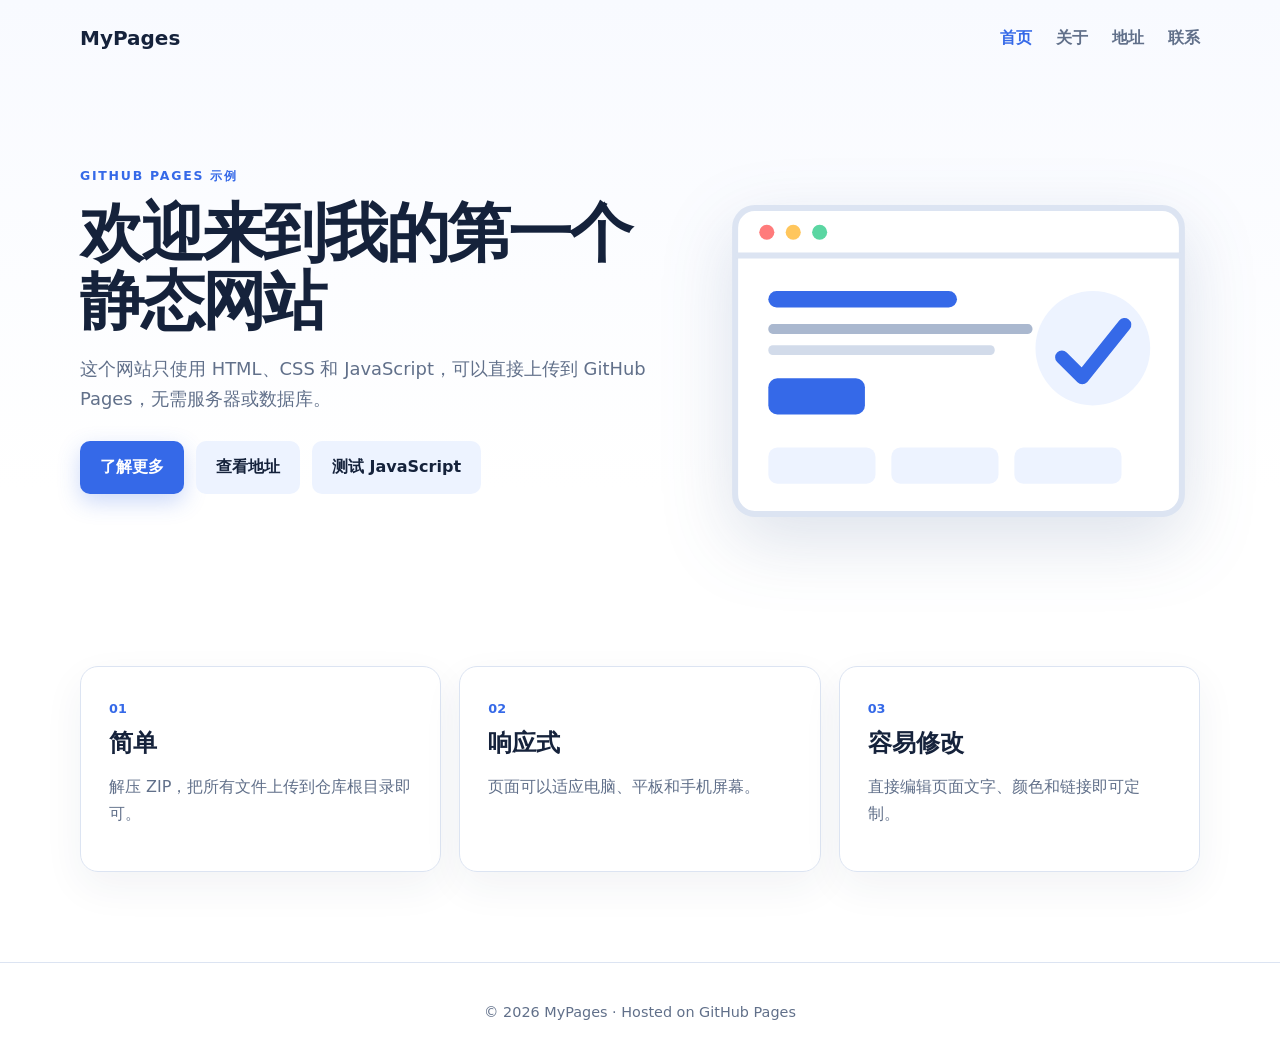
<file: index.html>
<!doctype html>
<html lang="zh-CN">
<head>
  <meta charset="UTF-8">
  <meta name="viewport" content="width=device-width, initial-scale=1.0">
  <meta name="description" content="一个可直接发布到 GitHub Pages 的示例网站">
  <title>我的 GitHub Pages 网站</title>
  <link rel="stylesheet" href="styles.css">
</head>
<body>
  <header class="site-header">
    <a class="brand" href="index.html">MyPages</a>
    <nav aria-label="主导航">
      <a class="active" href="index.html">首页</a>
      <a href="about.html">关于</a>
      <a href="address.html">地址</a>
      <a href="contact.html">联系</a>
    </nav>
  </header>

  <main>
    <section class="hero">
      <div>
        <span class="eyebrow">GitHub Pages 示例</span>
        <h1>欢迎来到我的第一个静态网站</h1>
        <p>这个网站只使用 HTML、CSS 和 JavaScript，可以直接上传到 GitHub Pages，无需服务器或数据库。</p>
        <div class="actions">
          <a class="button primary" href="about.html">了解更多</a>
          <a class="button secondary" href="address.html">查看地址</a>
          <button class="button secondary" id="helloButton" type="button">测试 JavaScript</button>
        </div>
        <p id="message" class="message" aria-live="polite"></p>
      </div>
      <img class="hero-image" src="assets/website.svg" alt="浏览器窗口和网页内容插图">
    </section>

    <section class="features">
      <article class="card">
        <span class="number">01</span>
        <h2>简单</h2>
        <p>解压 ZIP，把所有文件上传到仓库根目录即可。</p>
      </article>
      <article class="card">
        <span class="number">02</span>
        <h2>响应式</h2>
        <p>页面可以适应电脑、平板和手机屏幕。</p>
      </article>
      <article class="card">
        <span class="number">03</span>
        <h2>容易修改</h2>
        <p>直接编辑页面文字、颜色和链接即可定制。</p>
      </article>
    </section>
  </main>

  <footer>
    <p>© <span id="year"></span> MyPages · Hosted on GitHub Pages</p>
  </footer>
  <script src="script.js"></script>
</body>
</html>
</file>
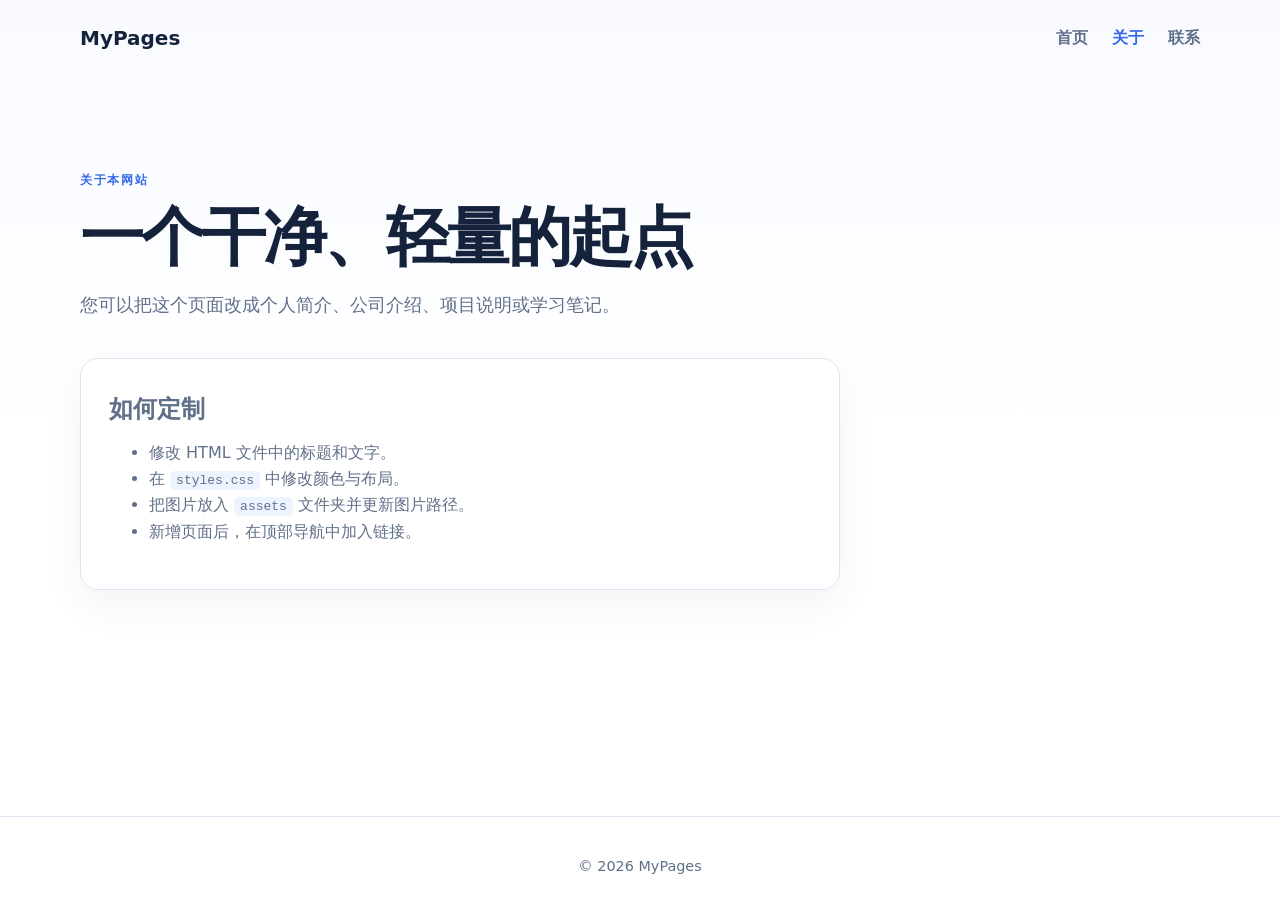
<file: about.html>
<!doctype html>
<html lang="zh-CN">
<head>
  <meta charset="UTF-8">
  <meta name="viewport" content="width=device-width, initial-scale=1.0">
  <title>关于 · MyPages</title>
  <link rel="stylesheet" href="styles.css">
</head>
<body>
  <header class="site-header">
    <a class="brand" href="index.html">MyPages</a>
    <nav aria-label="主导航">
      <a href="index.html">首页</a>
      <a class="active" href="about.html">关于</a>
      <a href="contact.html">联系</a>
    </nav>
  </header>
  <main class="page">
    <span class="eyebrow">关于本网站</span>
    <h1>一个干净、轻量的起点</h1>
    <p class="lead">您可以把这个页面改成个人简介、公司介绍、项目说明或学习笔记。</p>
    <section class="content-card">
      <h2>如何定制</h2>
      <ul>
        <li>修改 HTML 文件中的标题和文字。</li>
        <li>在 <code>styles.css</code> 中修改颜色与布局。</li>
        <li>把图片放入 <code>assets</code> 文件夹并更新图片路径。</li>
        <li>新增页面后，在顶部导航中加入链接。</li>
      </ul>
    </section>
  </main>
  <footer><p>© <span id="year"></span> MyPages</p></footer>
  <script src="script.js"></script>
</body>
</html>
</file>
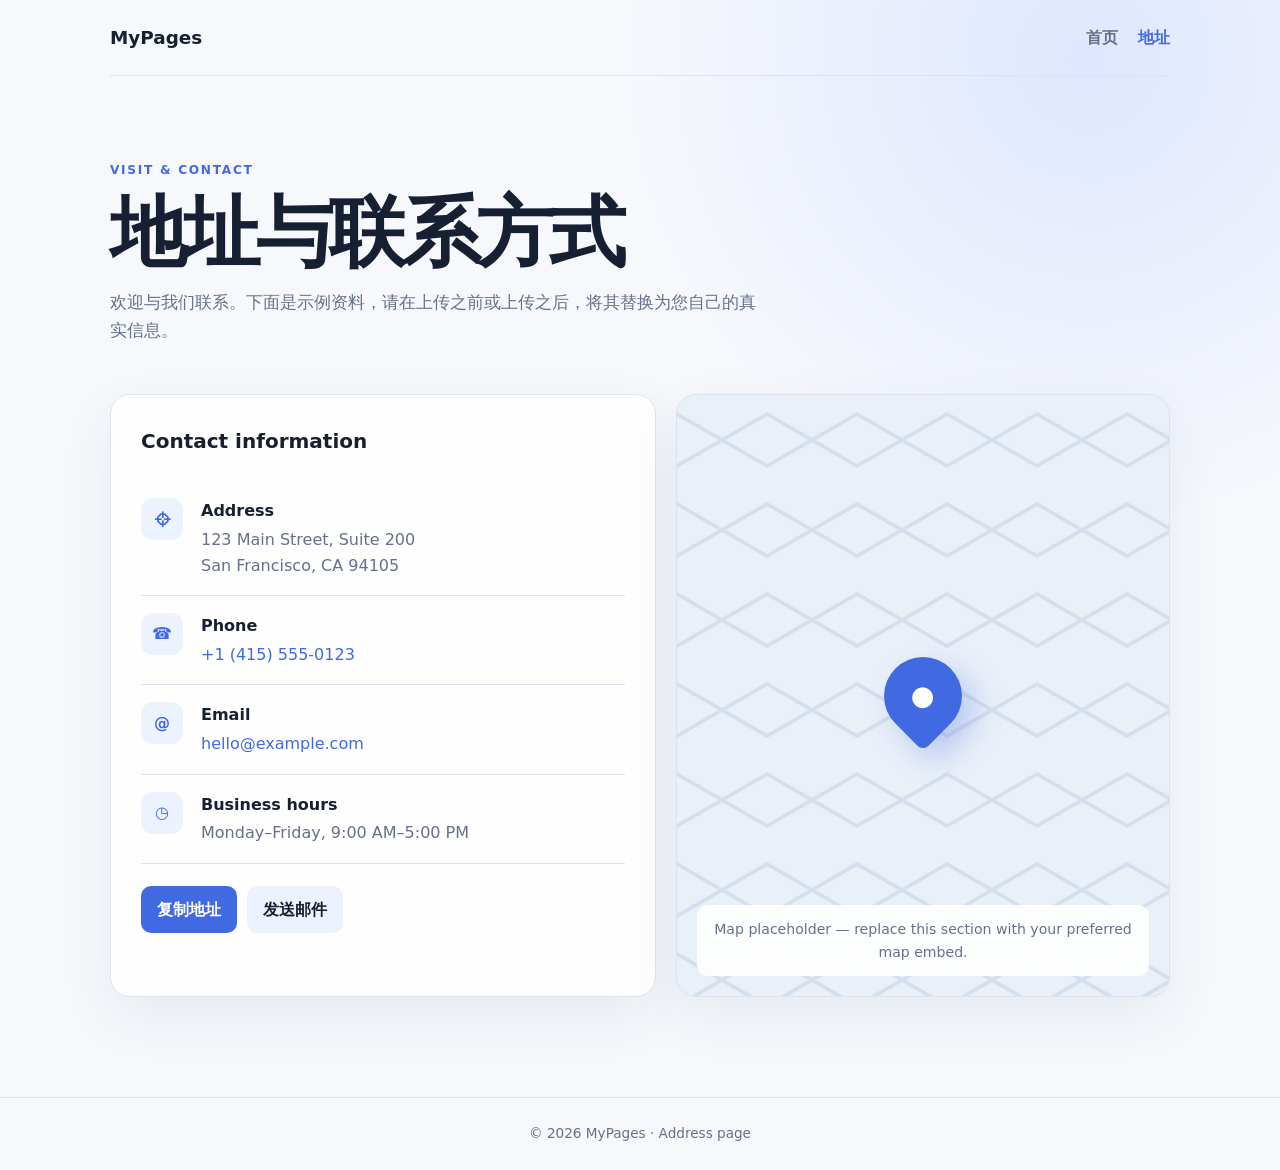
<file: address.html>
<!doctype html>
<html lang="zh-CN">
<head>
  <meta charset="UTF-8">
  <meta name="viewport" content="width=device-width, initial-scale=1.0">
  <meta name="description" content="地址与联系信息">
  <title>地址与联系方式</title>
  <style>
    :root {
      --ink: #172033;
      --muted: #65718a;
      --blue: #4169e1;
      --pale: #edf2ff;
      --line: #dce3ef;
      --white: #fff;
    }

    * { box-sizing: border-box; }
    body {
      min-height: 100vh;
      margin: 0;
      color: var(--ink);
      background: radial-gradient(circle at 85% 5%, #dfe7ff 0, transparent 30%), #f6f8fc;
      font-family: Inter, ui-sans-serif, system-ui, -apple-system, "Segoe UI", sans-serif;
      line-height: 1.6;
    }

    header, main { width: min(1060px, calc(100% - 36px)); margin: auto; }
    header {
      min-height: 76px;
      display: flex;
      align-items: center;
      justify-content: space-between;
      border-bottom: 1px solid var(--line);
    }
    .brand { color: var(--ink); font-size: 1.15rem; font-weight: 800; text-decoration: none; }
    nav { display: flex; gap: 20px; }
    nav a { color: var(--muted); font-weight: 650; text-decoration: none; }
    nav a:hover, nav a.active { color: var(--blue); }

    main { padding: 80px 0 100px; }
    .eyebrow { color: var(--blue); font-size: .76rem; font-weight: 850; letter-spacing: .14em; }
    h1 { max-width: 720px; margin: 12px 0 14px; font-size: clamp(2.6rem, 6vw, 5rem); line-height: 1.02; letter-spacing: -.05em; }
    .intro { max-width: 650px; color: var(--muted); font-size: 1.08rem; }

    .layout { display: grid; grid-template-columns: 1.05fr .95fr; gap: 20px; margin-top: 50px; }
    .card {
      padding: 30px;
      border: 1px solid var(--line);
      border-radius: 20px;
      background: rgba(255,255,255,.9);
      box-shadow: 0 20px 55px rgba(31, 50, 90, .07);
    }
    .card h2 { margin: 0 0 24px; font-size: 1.25rem; }
    .item { display: grid; grid-template-columns: 46px 1fr; gap: 14px; padding: 17px 0; border-bottom: 1px solid var(--line); }
    .item:last-child { border-bottom: 0; }
    .icon { width: 42px; height: 42px; display: grid; place-items: center; border-radius: 12px; color: var(--blue); background: var(--pale); font-weight: 800; }
    .item strong { display: block; margin-bottom: 3px; }
    .item p { margin: 0; color: var(--muted); }
    .item a { color: var(--blue); text-decoration: none; }

    .map {
      min-height: 390px;
      position: relative;
      overflow: hidden;
      display: grid;
      place-items: center;
      background-color: #eaf0f8;
      background-image:
        linear-gradient(30deg, transparent 48%, #d5deec 49%, #d5deec 51%, transparent 52%),
        linear-gradient(150deg, transparent 48%, #d5deec 49%, #d5deec 51%, transparent 52%);
      background-size: 90px 90px;
    }
    .pin { width: 78px; height: 78px; display: grid; place-items: center; border-radius: 50% 50% 50% 10%; color: white; background: var(--blue); transform: rotate(-45deg); box-shadow: 0 18px 30px rgba(65,105,225,.3); }
    .pin span { transform: rotate(45deg); font-size: 1.7rem; }
    .map-label { position: absolute; right: 20px; bottom: 20px; left: 20px; padding: 13px 16px; border-radius: 11px; color: var(--muted); background: rgba(255,255,255,.92); text-align: center; font-size: .88rem; }

    .actions { display: flex; flex-wrap: wrap; gap: 10px; margin-top: 22px; }
    .button { border: 0; border-radius: 10px; padding: 11px 16px; font: inherit; font-weight: 750; cursor: pointer; text-decoration: none; }
    .primary { color: white; background: var(--blue); }
    .secondary { color: var(--ink); background: var(--pale); }
    #copyMessage { min-height: 1.5em; margin: 12px 0 0; color: #22764b; font-size: .86rem; font-weight: 700; }

    footer { padding: 25px; border-top: 1px solid var(--line); color: var(--muted); text-align: center; font-size: .85rem; }
    @media (max-width: 760px) {
      header { align-items: flex-start; flex-direction: column; justify-content: center; gap: 8px; padding: 15px 0; }
      .layout { grid-template-columns: 1fr; }
      main { padding-top: 60px; }
      .card { padding: 22px; }
    }
  </style>
</head>
<body>
  <header>
    <a class="brand" href="index.html">MyPages</a>
    <nav aria-label="主导航">
      <a href="index.html">首页</a>
      <a class="active" href="address.html">地址</a>
    </nav>
  </header>

  <main>
    <span class="eyebrow">VISIT &amp; CONTACT</span>
    <h1>地址与联系方式</h1>
    <p class="intro">欢迎与我们联系。下面是示例资料，请在上传之前或上传之后，将其替换为您自己的真实信息。</p>

    <div class="layout">
      <section class="card" aria-labelledby="contact-title">
        <h2 id="contact-title">Contact information</h2>
        <div class="item">
          <span class="icon" aria-hidden="true">⌖</span>
          <div><strong>Address</strong><p id="addressText">123 Main Street, Suite 200<br>San Francisco, CA 94105</p></div>
        </div>
        <div class="item">
          <span class="icon" aria-hidden="true">☎</span>
          <div><strong>Phone</strong><p><a href="tel:+14155550123">+1 (415) 555-0123</a></p></div>
        </div>
        <div class="item">
          <span class="icon" aria-hidden="true">@</span>
          <div><strong>Email</strong><p><a href="mailto:hello@example.com">hello@example.com</a></p></div>
        </div>
        <div class="item">
          <span class="icon" aria-hidden="true">◷</span>
          <div><strong>Business hours</strong><p>Monday–Friday, 9:00 AM–5:00 PM</p></div>
        </div>

        <div class="actions">
          <button class="button primary" id="copyButton" type="button">复制地址</button>
          <a class="button secondary" href="mailto:hello@example.com">发送邮件</a>
        </div>
        <p id="copyMessage" aria-live="polite"></p>
      </section>

      <section class="card map" aria-label="地图位置示意图">
        <div class="pin" aria-hidden="true"><span>●</span></div>
        <div class="map-label">Map placeholder — replace this section with your preferred map embed.</div>
      </section>
    </div>
  </main>

  <footer>© <span id="year"></span> MyPages · Address page</footer>

  <script>
    document.getElementById('year').textContent = new Date().getFullYear();

    document.getElementById('copyButton').addEventListener('click', async function () {
      const address = document.getElementById('addressText').innerText;
      const message = document.getElementById('copyMessage');
      try {
        await navigator.clipboard.writeText(address);
        message.textContent = '地址已经复制。';
      } catch (error) {
        message.textContent = '无法自动复制，请手动选择地址。';
      }
    });
  </script>
</body>
</html>
</file>
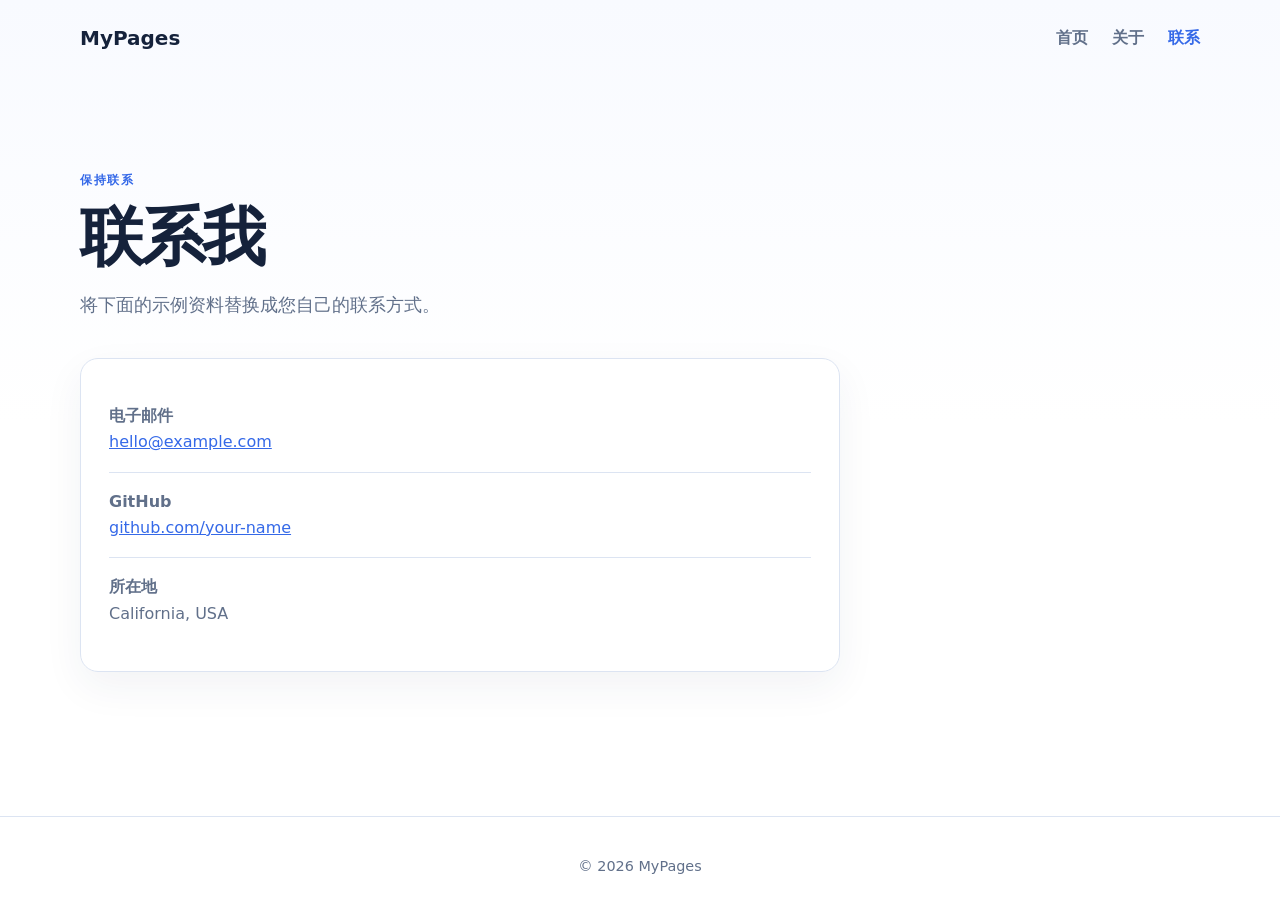
<file: contact.html>
<!doctype html>
<html lang="zh-CN">
<head>
  <meta charset="UTF-8">
  <meta name="viewport" content="width=device-width, initial-scale=1.0">
  <title>联系 · MyPages</title>
  <link rel="stylesheet" href="styles.css">
</head>
<body>
  <header class="site-header">
    <a class="brand" href="index.html">MyPages</a>
    <nav aria-label="主导航">
      <a href="index.html">首页</a>
      <a href="about.html">关于</a>
      <a class="active" href="contact.html">联系</a>
    </nav>
  </header>
  <main class="page">
    <span class="eyebrow">保持联系</span>
    <h1>联系我</h1>
    <p class="lead">将下面的示例资料替换成您自己的联系方式。</p>
    <section class="content-card contact-list">
      <p><strong>电子邮件</strong><br><a href="mailto:hello@example.com">hello@example.com</a></p>
      <p><strong>GitHub</strong><br><a href="https://github.com/" target="_blank" rel="noopener">github.com/your-name</a></p>
      <p><strong>所在地</strong><br>California, USA</p>
    </section>
  </main>
  <footer><p>© <span id="year"></span> MyPages</p></footer>
  <script src="script.js"></script>
</body>
</html>
</file>
<file: styles.css>
:root {
  --ink: #15223b;
  --muted: #61708a;
  --blue: #3569e8;
  --pale: #edf3ff;
  --line: #dce4f2;
  --white: #ffffff;
}

* { box-sizing: border-box; }
body {
  margin: 0;
  color: var(--ink);
  background: linear-gradient(180deg, #f8faff 0%, #fff 46%);
  font-family: Inter, ui-sans-serif, system-ui, -apple-system, "Segoe UI", sans-serif;
  line-height: 1.65;
}
a { color: var(--blue); }
.site-header {
  width: min(1120px, calc(100% - 40px));
  margin: auto;
  min-height: 76px;
  display: flex;
  align-items: center;
  justify-content: space-between;
}
.brand { color: var(--ink); font-size: 1.25rem; font-weight: 800; text-decoration: none; }
nav { display: flex; gap: 24px; }
nav a { color: var(--muted); font-weight: 650; text-decoration: none; }
nav a:hover, nav a.active { color: var(--blue); }
main { width: min(1120px, calc(100% - 40px)); margin: auto; }
.hero {
  min-height: 570px;
  display: grid;
  grid-template-columns: 1.08fr .92fr;
  align-items: center;
  gap: 70px;
}
.eyebrow {
  color: var(--blue);
  font-size: .78rem;
  font-weight: 800;
  letter-spacing: .14em;
  text-transform: uppercase;
}
h1 { max-width: 760px; margin: 12px 0 18px; font-size: clamp(2.35rem, 5vw, 4.6rem); line-height: 1.06; letter-spacing: -.045em; }
h2 { margin: 8px 0; line-height: 1.2; }
.hero p, .lead { color: var(--muted); font-size: 1.12rem; }
.hero-image { width: 100%; filter: drop-shadow(0 24px 35px rgba(43, 73, 130, .16)); }
.actions { display: flex; flex-wrap: wrap; gap: 12px; margin-top: 28px; }
.button { border: 0; border-radius: 10px; padding: 13px 20px; font: inherit; font-weight: 750; cursor: pointer; text-decoration: none; }
.primary { color: white; background: var(--blue); box-shadow: 0 8px 22px rgba(53, 105, 232, .25); }
.secondary { color: var(--ink); background: var(--pale); }
.message { min-height: 1.7em; color: var(--blue) !important; font-weight: 700; }
.features { display: grid; grid-template-columns: repeat(3, 1fr); gap: 18px; padding: 20px 0 90px; }
.card, .content-card { background: rgba(255,255,255,.86); border: 1px solid var(--line); border-radius: 18px; padding: 28px; box-shadow: 0 15px 40px rgba(27, 49, 91, .06); }
.card p, .content-card { color: var(--muted); }
.number { color: var(--blue); font-size: .8rem; font-weight: 800; }
.page { min-height: calc(100vh - 160px); padding: 90px 0; }
.page h1 { font-size: clamp(2.5rem, 5vw, 4rem); }
.content-card { max-width: 760px; margin-top: 38px; }
.contact-list p { padding-bottom: 16px; border-bottom: 1px solid var(--line); }
.contact-list p:last-child { border: 0; padding-bottom: 0; }
code { background: var(--pale); padding: 2px 6px; border-radius: 5px; }
footer { border-top: 1px solid var(--line); color: var(--muted); text-align: center; padding: 24px; font-size: .9rem; }

@media (max-width: 760px) {
  .site-header { align-items: flex-start; flex-direction: column; justify-content: center; gap: 10px; padding: 16px 0; }
  nav { gap: 18px; }
  .hero { min-height: auto; grid-template-columns: 1fr; gap: 40px; padding: 70px 0; }
  .hero-image { max-width: 520px; }
  .features { grid-template-columns: 1fr; }
  .page { padding-top: 65px; }
}
</file>
